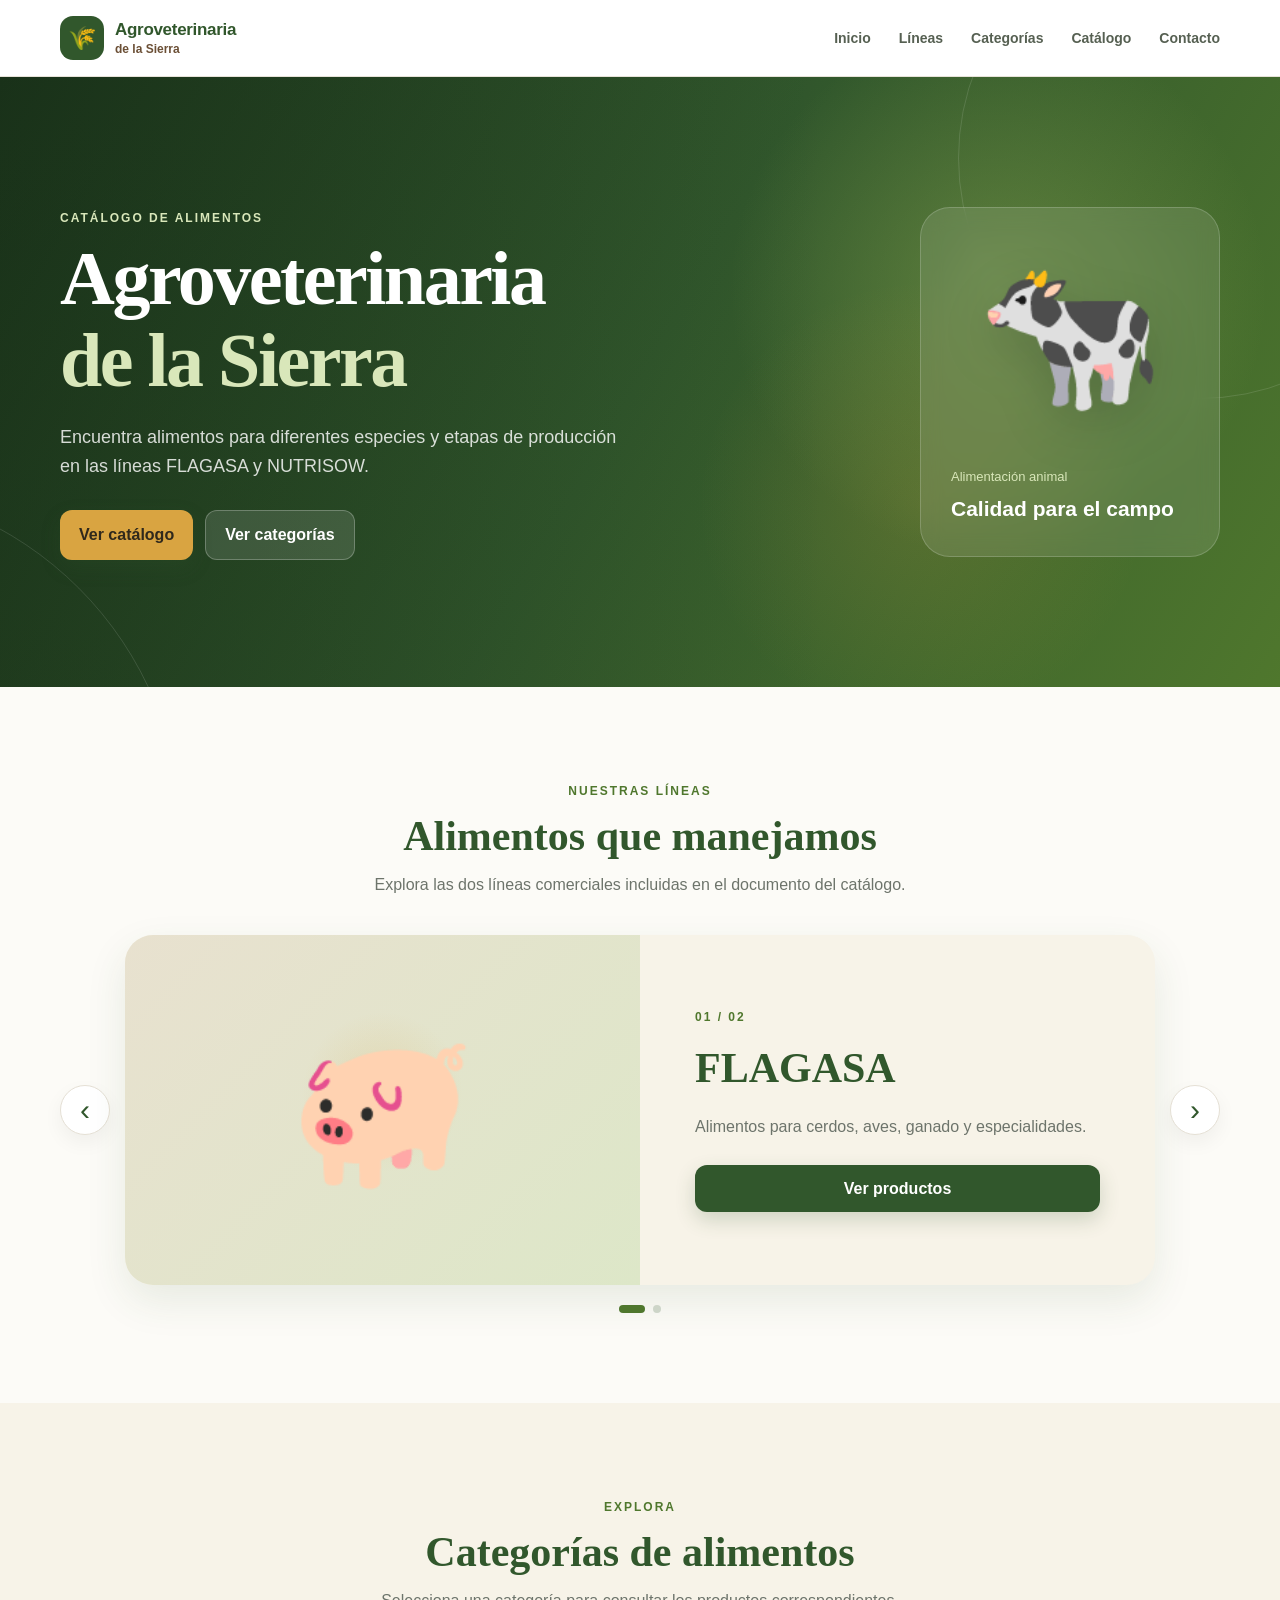
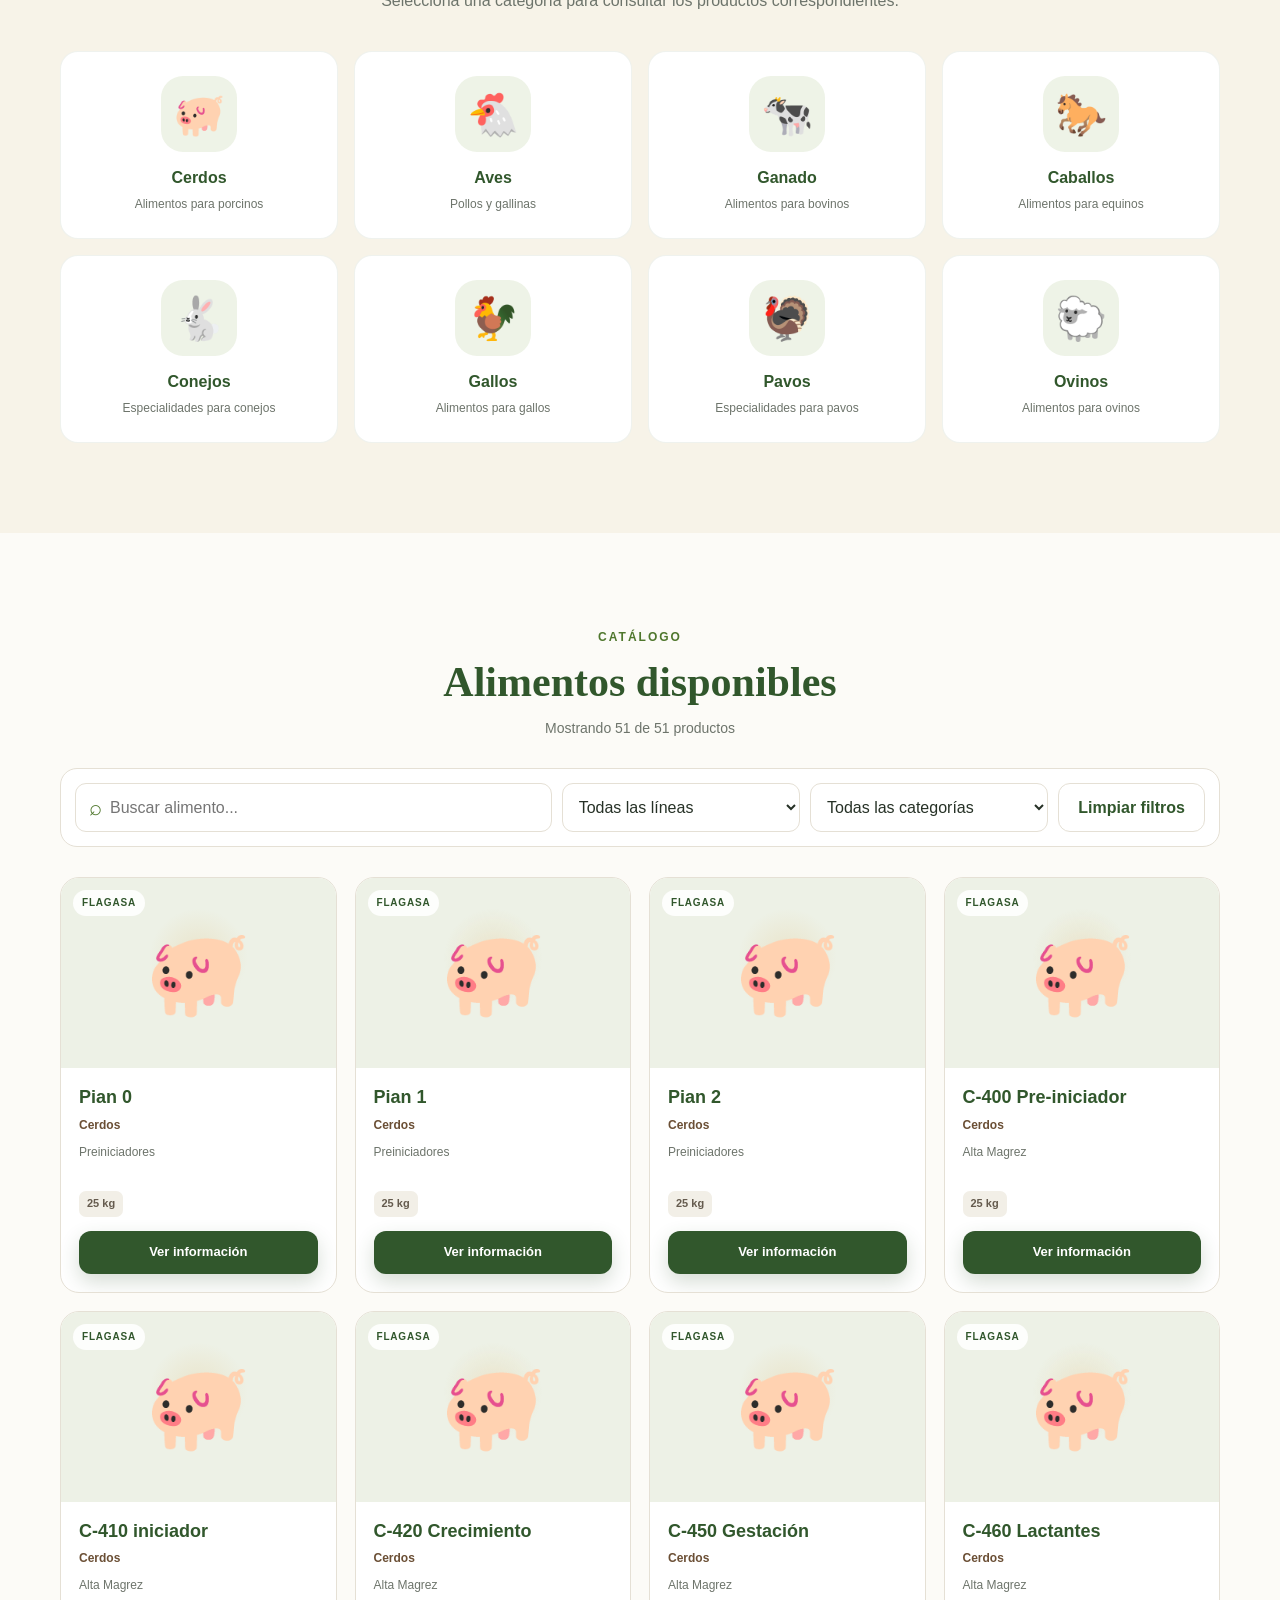
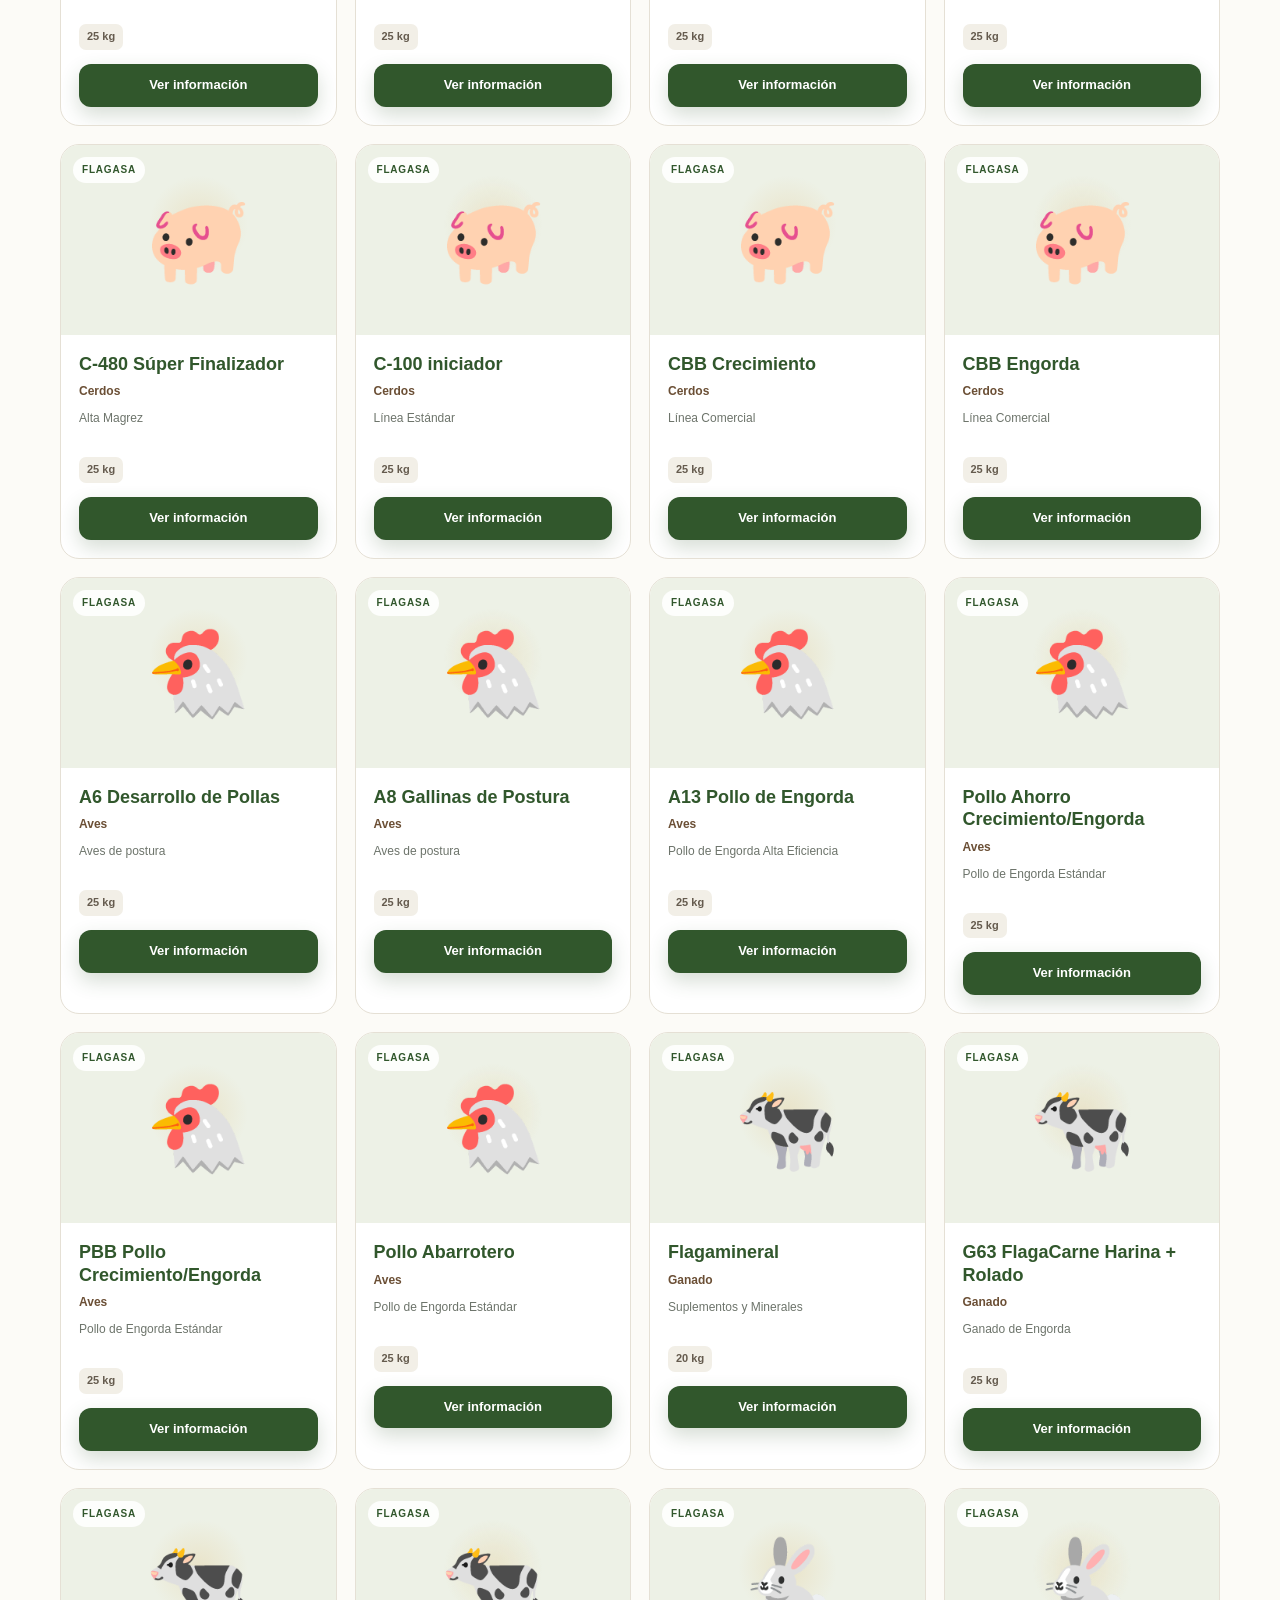
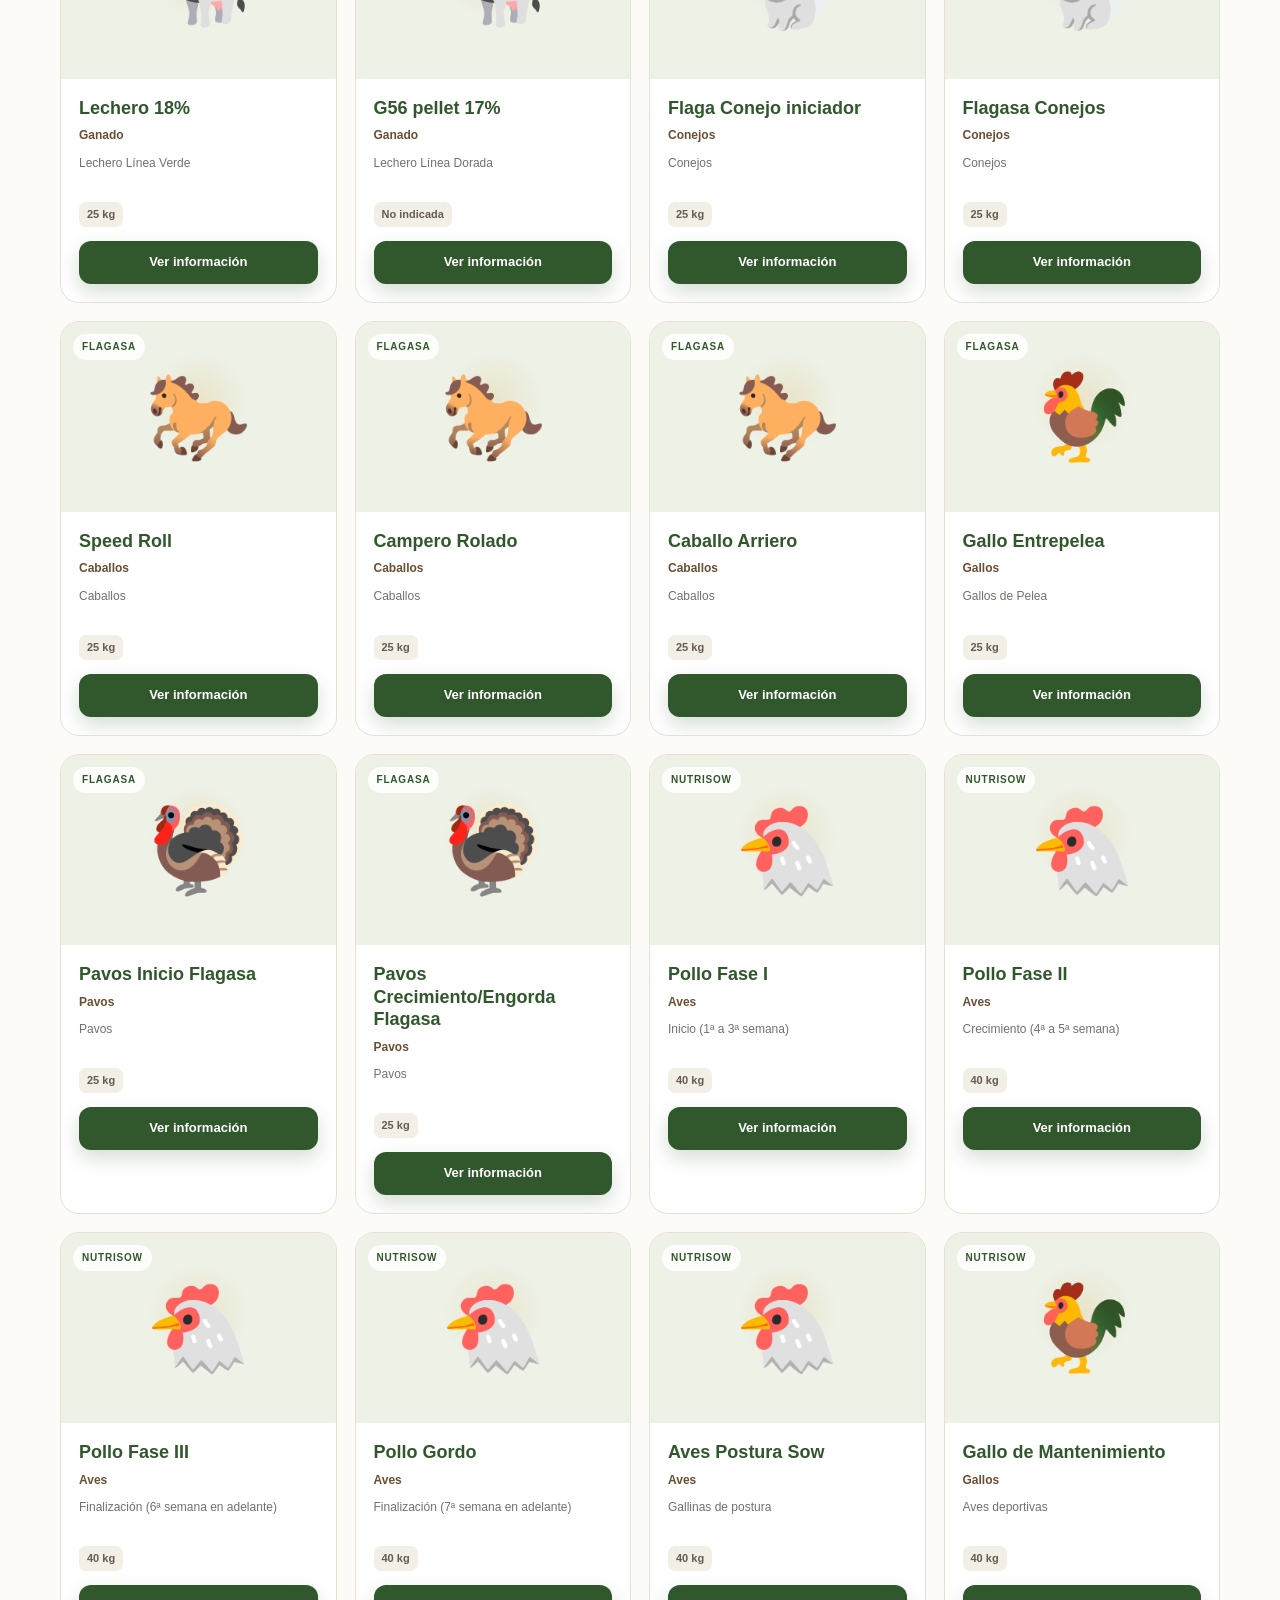
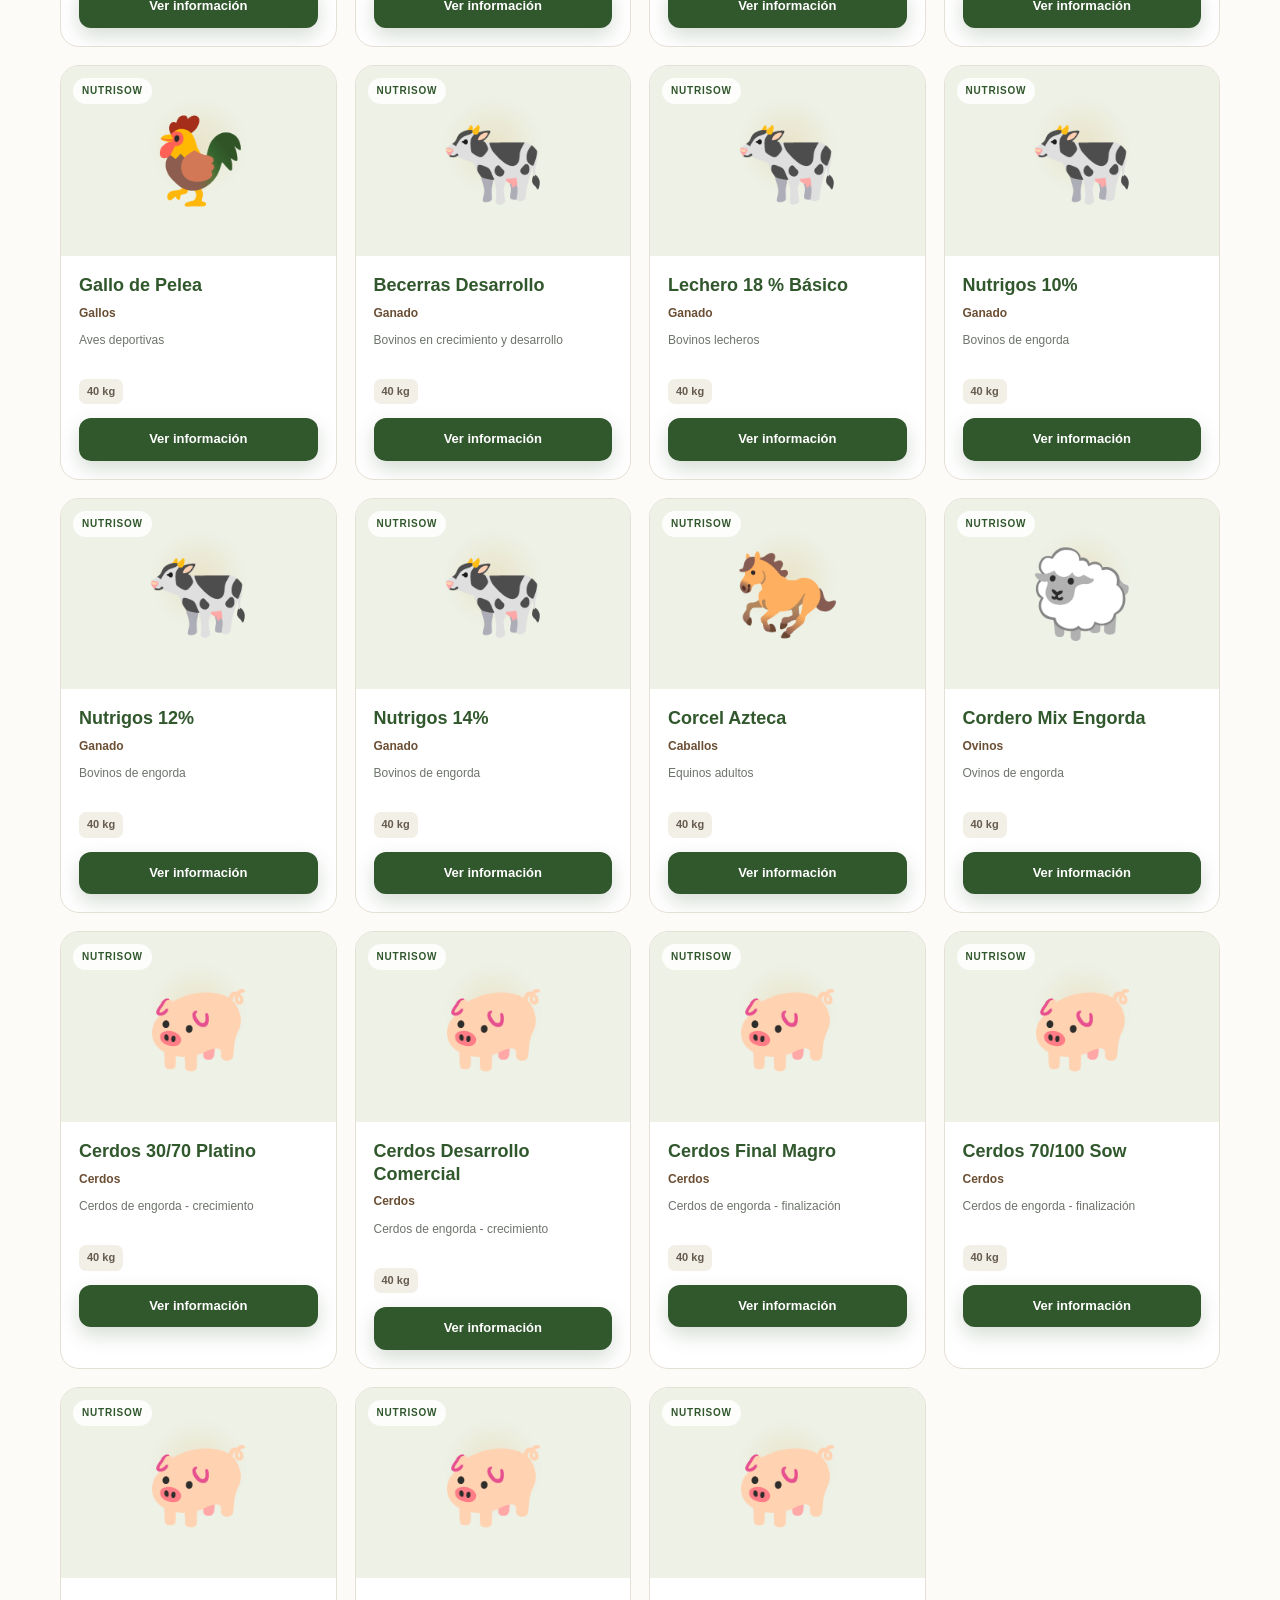
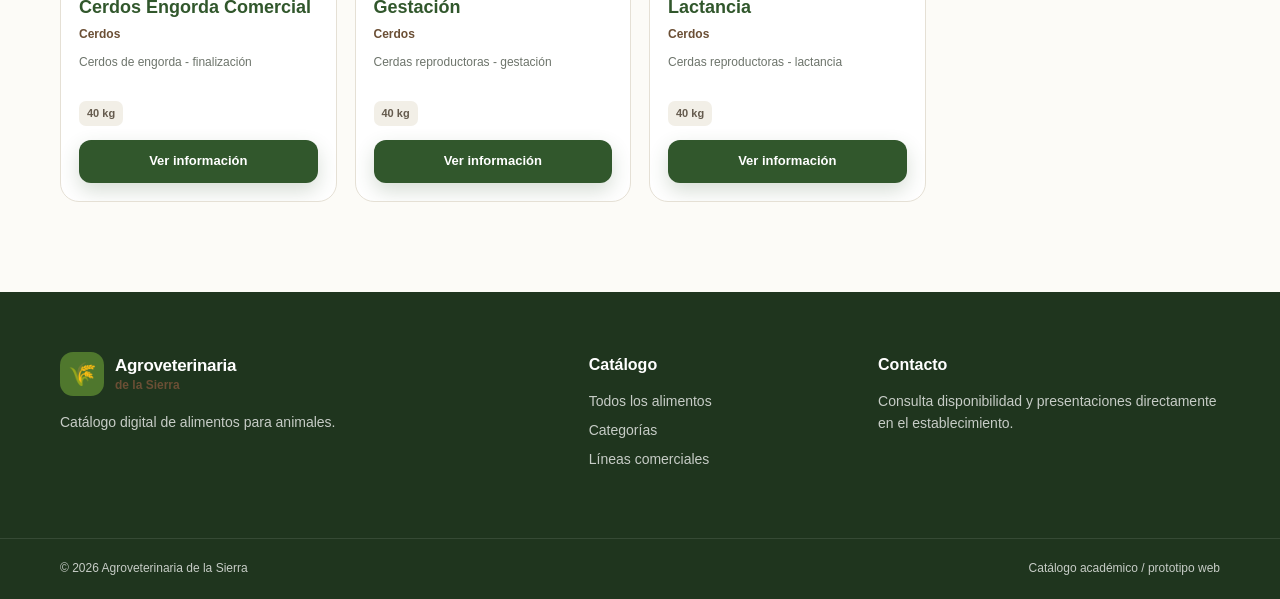
<file: nuevo proyecto vet/index.html>
<!DOCTYPE html>
<html lang="es">
<head>
    <meta charset="UTF-8">
    <meta name="viewport" content="width=device-width, initial-scale=1.0">
    <meta name="description" content="Catálogo de alimentos de Agroveterinaria de la Sierra. Líneas FLAGASA y NUTRISOW.">
    <title>Agroveterinaria de la Sierra | Catálogo</title>
    <link rel="stylesheet" href="css/estilos.css">
</head>
<body>
    <header class="header">
        <div class="container nav">
            <a class="brand" href="#inicio" aria-label="Agroveterinaria de la Sierra - inicio">
                <span class="brand-mark">🌾</span>
                <span>
                    <strong>Agroveterinaria</strong>
                    <small>de la Sierra</small>
                </span>
            </a>

            <button class="menu-toggle" id="menuToggle" aria-label="Abrir menú">☰</button>

            <nav class="main-nav" id="mainNav">
                <a href="#inicio">Inicio</a>
                <a href="#lineas">Líneas</a>
                <a href="#categorias">Categorías</a>
                <a href="#catalogo">Catálogo</a>
                <a href="#contacto">Contacto</a>
            </nav>
        </div>
    </header>

    <main>
        <section class="hero" id="inicio">
            <div class="hero-overlay"></div>
            <div class="container hero-content">
                <div class="hero-copy">
                    <span class="eyebrow">CATÁLOGO DE ALIMENTOS</span>
                    <h1>Agroveterinaria<br><span>de la Sierra</span></h1>
                    <p>Encuentra alimentos para diferentes especies y etapas de producción en las líneas FLAGASA y NUTRISOW.</p>
                    <div class="hero-actions">
                        <a class="btn btn-primary" href="#catalogo">Ver catálogo</a>
                        <a class="btn btn-light" href="#categorias">Ver categorías</a>
                    </div>
                </div>
                <div class="hero-card">
                    <div class="hero-animal">🐄</div>
                    <div>
                        <span>Alimentación animal</span>
                        <strong>Calidad para el campo</strong>
                    </div>
                </div>
            </div>
        </section>

        <section class="section lines-section" id="lineas">
            <div class="container">
                <div class="section-heading">
                    <span class="eyebrow">NUESTRAS LÍNEAS</span>
                    <h2>Alimentos que manejamos</h2>
                    <p>Explora las dos líneas comerciales incluidas en el documento del catálogo.</p>
                </div>

                <div class="line-carousel">
                    <button class="carousel-btn prev" id="prevLine" aria-label="Línea anterior">‹</button>
                    <div class="line-slide" id="lineSlide">
                        <div class="line-image" id="lineImage">
                            <span id="lineEmoji">🐖</span>
                        </div>
                        <div class="line-info">
                            <span class="line-number" id="lineNumber">01 / 02</span>
                            <h3 id="lineTitle">FLAGASA</h3>
                            <p id="lineDescription">Alimentos para cerdos, aves, ganado y especialidades.</p>
                            <button class="btn btn-primary" id="lineButton" data-line="FLAGASA">Ver productos</button>
                        </div>
                    </div>
                    <button class="carousel-btn next" id="nextLine" aria-label="Siguiente línea">›</button>
                </div>

                <div class="carousel-dots" id="carouselDots">
                    <button class="dot active" data-index="0" aria-label="Mostrar FLAGASA"></button>
                    <button class="dot" data-index="1" aria-label="Mostrar NUTRISOW"></button>
                </div>
            </div>
        </section>

        <section class="section categories-section" id="categorias">
            <div class="container">
                <div class="section-heading">
                    <span class="eyebrow">EXPLORA</span>
                    <h2>Categorías de alimentos</h2>
                    <p>Selecciona una categoría para consultar los productos correspondientes.</p>
                </div>
                <div class="category-grid" id="categoryGrid"></div>
            </div>
        </section>

        <section class="section catalog-section" id="catalogo">
            <div class="container">
                <div class="section-heading heading-row">
                    <div>
                        <span class="eyebrow">CATÁLOGO</span>
                        <h2>Alimentos disponibles</h2>
                        <p id="resultCount">Mostrando productos</p>
                    </div>
                </div>

                <div class="filters">
                    <div class="search-box">
                        <span>⌕</span>
                        <input type="search" id="searchInput" placeholder="Buscar alimento..." autocomplete="off">
                    </div>

                    <select id="lineFilter" aria-label="Filtrar por línea">
                        <option value="todos">Todas las líneas</option>
                        <option value="FLAGASA">FLAGASA</option>
                        <option value="NUTRISOW">NUTRISOW</option>
                    </select>

                    <select id="categoryFilter" aria-label="Filtrar por categoría">
                        <option value="todas">Todas las categorías</option>
                    </select>

                    <button class="btn btn-outline" id="clearFilters">Limpiar filtros</button>
                </div>

                <div class="product-grid" id="productGrid"></div>

                <div class="empty-state hidden" id="emptyState">
                    <div>🔎</div>
                    <h3>No encontramos productos</h3>
                    <p>Prueba con otro nombre, línea o categoría.</p>
                </div>
            </div>
        </section>
    </main>

    <footer class="footer" id="contacto">
        <div class="container footer-grid">
            <div>
                <div class="brand footer-brand">
                    <span class="brand-mark">🌾</span>
                    <span><strong>Agroveterinaria</strong><small>de la Sierra</small></span>
                </div>
                <p>Catálogo digital de alimentos para animales.</p>
            </div>
            <div>
                <h4>Catálogo</h4>
                <a href="#catalogo">Todos los alimentos</a>
                <a href="#categorias">Categorías</a>
                <a href="#lineas">Líneas comerciales</a>
            </div>
            <div>
                <h4>Contacto</h4>
                <p>Consulta disponibilidad y presentaciones directamente en el establecimiento.</p>
            </div>
        </div>
        <div class="footer-bottom">
            <div class="container">
                <span>© <span id="currentYear"></span> Agroveterinaria de la Sierra</span>
                <span>Catálogo académico / prototipo web</span>
            </div>
        </div>
    </footer>

    <div class="modal hidden" id="productModal" role="dialog" aria-modal="true" aria-labelledby="modalTitle">
        <div class="modal-backdrop" id="modalBackdrop"></div>
        <div class="modal-card">
            <button class="modal-close" id="modalClose" aria-label="Cerrar">×</button>
            <div class="modal-image" id="modalImage">🐖</div>
            <div class="modal-content">
                <div class="modal-tags">
                    <span class="tag" id="modalLine">FLAGASA</span>
                    <span class="tag tag-soft" id="modalCategory">Cerdos</span>
                </div>
                <h2 id="modalTitle">Producto</h2>
                <p class="modal-subcategory" id="modalSubcategory"></p>
                <div class="modal-info-grid">
                    <div><span>Presentación</span><strong id="modalPresentation">25 kg</strong></div>
                    <div><span>Proteína cruda</span><strong id="modalProtein">—</strong></div>
                    <div><span>Grasa cruda</span><strong id="modalFat">—</strong></div>
                    <div><span>Fibra cruda</span><strong id="modalFiber">—</strong></div>
                    <div><span>Humedad</span><strong id="modalMoisture">—</strong></div>
                    <div><span>Cenizas</span><strong id="modalAsh">—</strong></div>
                    <div><span>ELN</span><strong id="modalELN">—</strong></div>
                </div>
                <p class="modal-description" id="modalDescription"></p>
            </div>
        </div>
    </div>

    <script src="js/catalogo.js"></script>
</body>
</html>
</file>
<file: nuevo proyecto vet/css/estilos.css>
:root {
    --green-dark: #31572C;
    --green: #4F772D;
    --green-light: #90A955;
    --cream: #F7F3E8;
    --brown: #6B4F35;
    --yellow: #D9A441;
    --white: #FFFFFF;
    --text: #263126;
    --muted: #6D746B;
    --border: #E5E0D5;
    --shadow: 0 16px 40px rgba(49, 87, 44, .10);
    --radius: 20px;
}

* {
    box-sizing: border-box;
    margin: 0;
    padding: 0;
}

html {
    scroll-behavior: smooth;
}

body {
    font-family: "DM Sans", Arial, sans-serif;
    color: var(--text);
    background: #FCFBF7;
    line-height: 1.6;
}

body.modal-open {
    overflow: hidden;
}

a {
    color: inherit;
    text-decoration: none;
}

button,
input,
select {
    font: inherit;
}

button {
    cursor: pointer;
}

.container {
    width: min(1160px, calc(100% - 40px));
    margin: 0 auto;
}

.header {
    position: sticky;
    top: 0;
    z-index: 50;
    background: rgba(255, 255, 255, .96);
    border-bottom: 1px solid rgba(229, 224, 213, .9);
    backdrop-filter: blur(12px);
}

.nav {
    min-height: 76px;
    display: flex;
    align-items: center;
    justify-content: space-between;
    gap: 30px;
}

.brand {
    display: inline-flex;
    align-items: center;
    gap: 11px;
    color: var(--green-dark);
}

.brand-mark {
    width: 44px;
    height: 44px;
    display: grid;
    place-items: center;
    border-radius: 13px;
    background: var(--green-dark);
    font-size: 23px;
}

.brand strong,
.brand small {
    display: block;
    line-height: 1.05;
}

.brand strong {
    font-size: 17px;
    letter-spacing: -.3px;
}

.brand small {
    margin-top: 4px;
    font-size: 12px;
    color: var(--brown);
    font-weight: 600;
}

.main-nav {
    display: flex;
    align-items: center;
    gap: 28px;
}

.main-nav a {
    font-size: 14px;
    font-weight: 600;
    color: #566052;
    transition: color .2s ease;
}

.main-nav a:hover {
    color: var(--green-dark);
}

.menu-toggle {
    display: none;
    border: 0;
    background: transparent;
    color: var(--green-dark);
    font-size: 27px;
}

.hero {
    position: relative;
    min-height: 610px;
    overflow: hidden;
    color: white;
    background:
        radial-gradient(circle at 78% 35%, rgba(144,169,85,.42), transparent 25%),
        linear-gradient(120deg, #1D381D 0%, #31572C 50%, #4F772D 100%);
}

.hero::before,
.hero::after {
    content: "";
    position: absolute;
    border-radius: 50%;
    border: 1px solid rgba(255,255,255,.12);
}

.hero::before {
    width: 480px;
    height: 480px;
    right: -160px;
    top: -160px;
}

.hero::after {
    width: 700px;
    height: 700px;
    left: -520px;
    bottom: -500px;
}

.hero-overlay {
    position: absolute;
    inset: 0;
    background:
        linear-gradient(90deg, rgba(16,34,16,.30), transparent 65%),
        radial-gradient(circle at 72% 70%, rgba(217,164,65,.16), transparent 22%);
}

.hero-content {
    min-height: 610px;
    position: relative;
    z-index: 2;
    display: flex;
    align-items: center;
    justify-content: space-between;
    gap: 50px;
}

.hero-copy {
    max-width: 650px;
}

.eyebrow {
    display: inline-block;
    color: var(--green);
    font-size: 12px;
    font-weight: 800;
    letter-spacing: 2px;
    margin-bottom: 10px;
}

.hero .eyebrow {
    color: #D9E7BA;
}

.hero h1 {
    font-family: "Libre Baskerville", Georgia, serif;
    font-size: clamp(42px, 6vw, 76px);
    line-height: 1.07;
    letter-spacing: -2.5px;
    margin-bottom: 22px;
}

.hero h1 span {
    color: #D9E7BA;
}

.hero p {
    max-width: 570px;
    color: rgba(255,255,255,.82);
    font-size: 18px;
}

.hero-actions {
    display: flex;
    gap: 12px;
    margin-top: 30px;
    flex-wrap: wrap;
}

.btn {
    border: 0;
    min-height: 46px;
    padding: 11px 19px;
    border-radius: 12px;
    font-weight: 700;
    transition: transform .2s ease, box-shadow .2s ease, background .2s ease;
    display: inline-flex;
    align-items: center;
    justify-content: center;
    gap: 8px;
}

.btn:hover {
    transform: translateY(-2px);
}

.btn-primary {
    color: white;
    background: var(--green-dark);
    box-shadow: 0 8px 20px rgba(49,87,44,.20);
}

.hero .btn-primary {
    background: var(--yellow);
    color: #2F281C;
}

.btn-light {
    color: white;
    background: rgba(255,255,255,.12);
    border: 1px solid rgba(255,255,255,.25);
}

.btn-outline {
    background: white;
    color: var(--green-dark);
    border: 1px solid var(--border);
}

.hero-card {
    width: 300px;
    min-height: 350px;
    padding: 30px;
    border-radius: 30px;
    background: rgba(255,255,255,.11);
    border: 1px solid rgba(255,255,255,.18);
    display: flex;
    flex-direction: column;
    justify-content: flex-end;
    backdrop-filter: blur(10px);
}

.hero-animal {
    font-size: 150px;
    line-height: 1;
    text-align: center;
    margin-bottom: auto;
    padding-top: 20px;
    filter: drop-shadow(0 18px 25px rgba(0,0,0,.15));
}

.hero-card span,
.hero-card strong {
    display: block;
}

.hero-card span {
    color: #D9E7BA;
    font-size: 13px;
}

.hero-card strong {
    margin-top: 5px;
    font-size: 21px;
}

.section {
    padding: 90px 0;
}

.section-heading {
    text-align: center;
    max-width: 680px;
    margin: 0 auto 38px;
}

.section-heading h2 {
    font-family: "Libre Baskerville", Georgia, serif;
    color: var(--green-dark);
    font-size: clamp(29px, 4vw, 42px);
    line-height: 1.2;
    margin-bottom: 10px;
}

.section-heading p {
    color: var(--muted);
}

.line-carousel {
    display: grid;
    grid-template-columns: 50px 1fr 50px;
    align-items: center;
    gap: 15px;
}

.line-slide {
    display: grid;
    grid-template-columns: 1fr 1fr;
    min-height: 350px;
    overflow: hidden;
    border-radius: 28px;
    background: var(--cream);
    box-shadow: var(--shadow);
}

.line-image {
    min-height: 350px;
    display: grid;
    place-items: center;
    background:
        radial-gradient(circle at 50% 45%, rgba(217,164,65,.20), transparent 25%),
        linear-gradient(135deg, #E8E1CF, #DDE7C8);
    font-size: 150px;
}

.line-info {
    padding: 55px;
    display: flex;
    flex-direction: column;
    justify-content: center;
}

.line-number {
    color: var(--green);
    font-weight: 800;
    font-size: 12px;
    letter-spacing: 2px;
}

.line-info h3 {
    font-family: "Libre Baskerville", Georgia, serif;
    font-size: 42px;
    color: var(--green-dark);
    margin: 8px 0 12px;
}

.line-info p {
    color: var(--muted);
    margin-bottom: 25px;
    max-width: 430px;
}

.carousel-btn {
    width: 50px;
    height: 50px;
    border: 1px solid var(--border);
    background: white;
    border-radius: 50%;
    color: var(--green-dark);
    font-size: 30px;
    box-shadow: 0 8px 20px rgba(0,0,0,.05);
}

.carousel-dots {
    display: flex;
    justify-content: center;
    gap: 8px;
    margin-top: 20px;
}

.dot {
    width: 8px;
    height: 8px;
    padding: 0;
    border: 0;
    border-radius: 50%;
    background: #CDD5C8;
}

.dot.active {
    width: 26px;
    border-radius: 8px;
    background: var(--green);
}

.categories-section {
    background: var(--cream);
}

.category-grid {
    display: grid;
    grid-template-columns: repeat(4, 1fr);
    gap: 16px;
}

.category-card {
    border: 1px solid rgba(49,87,44,.08);
    background: white;
    border-radius: 18px;
    padding: 24px 18px;
    text-align: center;
    transition: transform .2s ease, box-shadow .2s ease, border-color .2s ease;
}

.category-card:hover,
.category-card.active {
    transform: translateY(-4px);
    border-color: rgba(79,119,45,.30);
    box-shadow: var(--shadow);
}

.category-icon {
    width: 76px;
    height: 76px;
    margin: 0 auto 13px;
    display: grid;
    place-items: center;
    border-radius: 22px;
    background: #EEF3E7;
    font-size: 42px;
}

.category-card h3 {
    color: var(--green-dark);
    font-size: 16px;
    margin-bottom: 4px;
}

.category-card p {
    color: var(--muted);
    font-size: 12px;
}

.catalog-section {
    background: #FCFBF7;
}

.heading-row {
    margin-bottom: 28px;
}

.heading-row p {
    font-size: 14px;
}

.filters {
    display: grid;
    grid-template-columns: 1.6fr .8fr .8fr auto;
    gap: 10px;
    padding: 14px;
    margin-bottom: 30px;
    border: 1px solid var(--border);
    background: white;
    border-radius: 17px;
}

.search-box {
    min-height: 46px;
    display: flex;
    align-items: center;
    gap: 8px;
    padding: 0 13px;
    border: 1px solid var(--border);
    border-radius: 11px;
}

.search-box span {
    color: var(--green);
    font-size: 22px;
}

.search-box input {
    width: 100%;
    border: 0;
    outline: 0;
    color: var(--text);
    background: transparent;
}

.filters select {
    min-width: 0;
    border: 1px solid var(--border);
    border-radius: 11px;
    padding: 0 12px;
    color: var(--text);
    background: white;
    outline: none;
}

.product-grid {
    display: grid;
    grid-template-columns: repeat(4, 1fr);
    gap: 18px;
}

.product-card {
    overflow: hidden;
    background: white;
    border: 1px solid var(--border);
    border-radius: 19px;
    transition: transform .2s ease, box-shadow .2s ease;
}

.product-card:hover {
    transform: translateY(-5px);
    box-shadow: var(--shadow);
}

.product-image {
    height: 190px;
    display: grid;
    place-items: center;
    position: relative;
    background:
        radial-gradient(circle at 50% 42%, rgba(217,164,65,.18), transparent 28%),
        #EDF1E6;
    font-size: 85px;
}

.product-line {
    position: absolute;
    top: 12px;
    left: 12px;
    padding: 5px 9px;
    border-radius: 20px;
    background: rgba(255,255,255,.90);
    color: var(--green-dark);
    font-size: 10px;
    font-weight: 800;
    letter-spacing: .8px;
}

.product-body {
    padding: 18px;
}

.product-body h3 {
    color: var(--green-dark);
    font-size: 18px;
    line-height: 1.25;
    margin-bottom: 7px;
}

.product-category {
    color: var(--brown);
    font-size: 12px;
    font-weight: 700;
}

.product-subcategory {
    min-height: 38px;
    margin: 8px 0;
    color: var(--muted);
    font-size: 12px;
}

.product-presentation {
    display: inline-block;
    margin-bottom: 14px;
    padding: 4px 8px;
    border-radius: 7px;
    background: #F2EFE7;
    color: #655B4E;
    font-size: 11px;
    font-weight: 700;
}

.product-card .btn {
    width: 100%;
    min-height: 42px;
    font-size: 13px;
}

.empty-state {
    text-align: center;
    padding: 70px 20px;
    border: 1px dashed var(--border);
    border-radius: 20px;
    background: white;
}

.empty-state > div {
    font-size: 45px;
    margin-bottom: 10px;
}

.empty-state h3 {
    color: var(--green-dark);
}

.empty-state p {
    color: var(--muted);
}

.hidden {
    display: none !important;
}

.footer {
    color: rgba(255,255,255,.75);
    background: #1F351E;
}

.footer-grid {
    padding: 60px 0;
    display: grid;
    grid-template-columns: 1.4fr .7fr 1fr;
    gap: 50px;
}

.footer-brand {
    color: white;
    margin-bottom: 15px;
}

.footer-brand .brand-mark {
    background: #4F772D;
}

.footer h4 {
    color: white;
    margin-bottom: 12px;
}

.footer a {
    display: block;
    margin: 7px 0;
    font-size: 14px;
}

.footer p {
    max-width: 360px;
    font-size: 14px;
}

.footer-bottom {
    border-top: 1px solid rgba(255,255,255,.10);
}

.footer-bottom .container {
    min-height: 60px;
    display: flex;
    align-items: center;
    justify-content: space-between;
    gap: 20px;
    font-size: 12px;
}

.modal {
    position: fixed;
    inset: 0;
    z-index: 100;
    display: grid;
    place-items: center;
    padding: 20px;
}

.modal-backdrop {
    position: absolute;
    inset: 0;
    background: rgba(14, 27, 13, .72);
    backdrop-filter: blur(5px);
}

.modal-card {
    position: relative;
    z-index: 2;
    width: min(850px, 100%);
    max-height: 90vh;
    overflow: auto;
    display: grid;
    grid-template-columns: .85fr 1.15fr;
    background: white;
    border-radius: 25px;
    box-shadow: 0 30px 80px rgba(0,0,0,.25);
}

.modal-close {
    position: absolute;
    z-index: 3;
    right: 15px;
    top: 15px;
    width: 38px;
    height: 38px;
    border: 0;
    border-radius: 50%;
    color: var(--green-dark);
    background: white;
    font-size: 25px;
    box-shadow: 0 5px 20px rgba(0,0,0,.10);
}

.modal-image {
    min-height: 430px;
    display: grid;
    place-items: center;
    background: #EDF1E6;
    font-size: 150px;
}

.modal-content {
    padding: 50px 40px 40px;
}

.modal-tags {
    display: flex;
    flex-wrap: wrap;
    gap: 7px;
}

.tag {
    padding: 5px 9px;
    border-radius: 7px;
    background: var(--green-dark);
    color: white;
    font-size: 10px;
    font-weight: 800;
    letter-spacing: .7px;
}

.tag-soft {
    color: var(--green-dark);
    background: #EAF0E3;
}

.modal-content h2 {
    font-family: "Libre Baskerville", Georgia, serif;
    color: var(--green-dark);
    font-size: 32px;
    margin: 12px 0 3px;
}

.modal-subcategory {
    color: var(--brown);
    font-size: 13px;
    margin-bottom: 20px;
}

.modal-info-grid {
    display: grid;
    grid-template-columns: 1fr 1fr;
    gap: 10px;
}

.modal-info-grid div {
    padding: 11px;
    border-radius: 10px;
    background: #F7F5EF;
}

.modal-info-grid span,
.modal-info-grid strong {
    display: block;
}

.modal-info-grid span {
    color: var(--muted);
    font-size: 10px;
}

.modal-info-grid strong {
    color: var(--green-dark);
    font-size: 14px;
}

.modal-description {
    color: var(--muted);
    font-size: 13px;
    margin-top: 20px;
}

@media (max-width: 1000px) {
    .product-grid {
        grid-template-columns: repeat(3, 1fr);
    }

    .category-grid {
        grid-template-columns: repeat(4, 1fr);
    }

    .hero-card {
        width: 260px;
    }
}

@media (max-width: 800px) {
    .menu-toggle {
        display: block;
    }

    .main-nav {
        position: absolute;
        top: 76px;
        left: 20px;
        right: 20px;
        padding: 15px;
        display: none;
        flex-direction: column;
        align-items: stretch;
        gap: 0;
        background: white;
        border: 1px solid var(--border);
        border-radius: 15px;
        box-shadow: var(--shadow);
    }

    .main-nav.open {
        display: flex;
    }

    .main-nav a {
        padding: 11px;
    }

    .hero-content {
        padding: 70px 0;
        min-height: auto;
    }

    .hero-card {
        display: none;
    }

    .line-slide {
        grid-template-columns: 1fr;
    }

    .line-image {
        min-height: 220px;
    }

    .line-info {
        padding: 30px;
    }

    .filters {
        grid-template-columns: 1fr 1fr;
    }

    .search-box {
        grid-column: 1 / -1;
    }

    .product-grid {
        grid-template-columns: repeat(2, 1fr);
    }

    .footer-grid {
        grid-template-columns: 1fr 1fr;
    }

    .modal-card {
        grid-template-columns: 1fr;
    }

    .modal-image {
        min-height: 220px;
        font-size: 100px;
    }
}

@media (max-width: 560px) {
    .container {
        width: min(100% - 26px, 1160px);
    }

    .section {
        padding: 65px 0;
    }

    .category-grid {
        grid-template-columns: repeat(2, 1fr);
    }

    .product-grid {
        grid-template-columns: 1fr;
    }

    .filters {
        grid-template-columns: 1fr;
    }

    .search-box {
        grid-column: auto;
    }

    .line-carousel {
        grid-template-columns: 35px 1fr 35px;
        gap: 5px;
    }

    .carousel-btn {
        width: 35px;
        height: 35px;
        font-size: 22px;
    }

    .line-info h3 {
        font-size: 32px;
    }

    .footer-grid {
        grid-template-columns: 1fr;
        gap: 30px;
    }

    .footer-bottom .container {
        flex-direction: column;
        justify-content: center;
        padding: 15px 0;
    }
}
</file>
